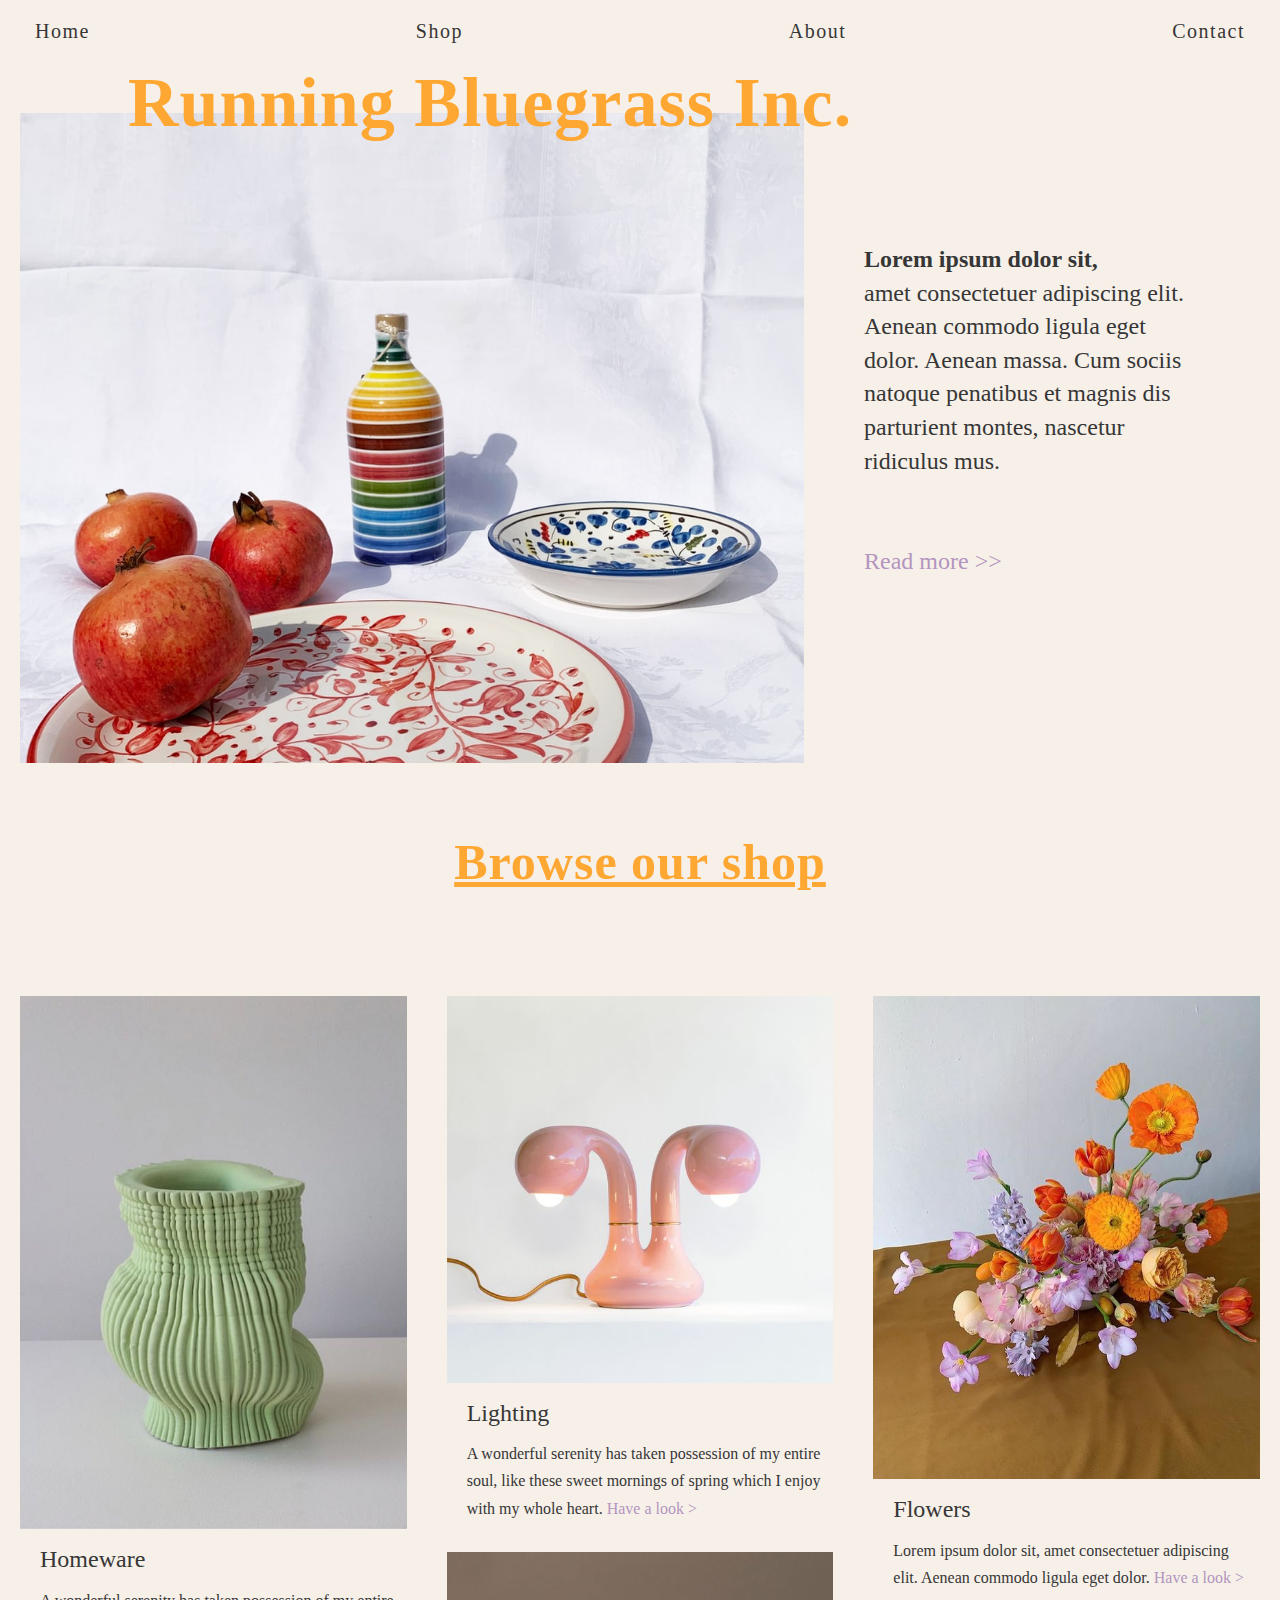
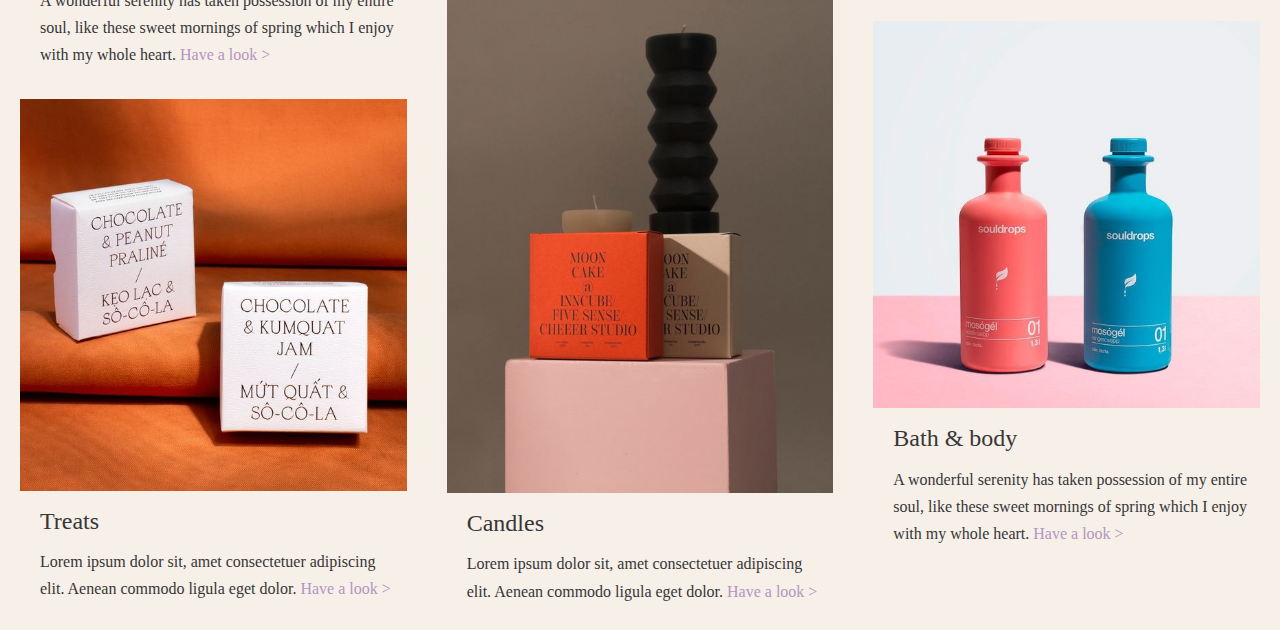
<file: index.html>
<!DOCTYPE html>
<html lang="en" dir="ltr">
  <head>
    <meta charset="utf-8">
    <title>Running Bluegrass Inc.</title>
    <link rel="stylesheet" href="resources/css/style.css">
  </head>
  <body>


    <nav>
      <a href="#" class="nav">Home</a>
      <a href="#" class="nav">Shop</a>
      <a href="about.html" class="nav">About</a>
      <a href="#" class="nav">Contact</a>
    </nav>


    <header>
      <h1 class="name">Running Bluegrass Inc.</h1>
      <div class="flex-header">
        <div class="media-container"">
          <img src="resources/images/colourful.jpeg" alt="">
        </div>
        <div class="text-container">
          <h3><b>Lorem ipsum dolor sit,</b><br>amet consectetuer adipiscing elit.
            Aenean commodo ligula eget dolor. Aenean massa. Cum sociis natoque
            penatibus et magnis dis parturient montes, nascetur ridiculus mus.
          <br><br><br><a href="about.html">Read more >> </a> </h3>
        </div>
      </div>
    </header>

    <h1 class="browse">Browse our shop</h1>

    <div class="work">
      <div class="flex-work">

        <div class="flexrow">

          <div class="infobox">
            <a href="#"><img src="resources/images/homeware.jpg" alt="" class="image"></a>
            <div class="infotext">
              <h3>Homeware</h3>
              <p>A wonderful serenity has taken possession of my entire soul, like these
                sweet mornings of spring which I enjoy with my whole heart.  <a href="#">Have a look > </a> </p>
            </div>
          </div>

          <div class="infobox">
            <a href="#"><img src="resources/images/treats.jpg" alt="" class="image"></a>
            <div class="infotext">
              <h3>Treats</h3>
              <p>Lorem ipsum dolor sit,
  amet consectetuer adipiscing elit. Aenean commodo ligula eget dolor. <a href="#">Have a look ></p>
            </div>
          </div>

        </div>

        <div class="flexrow">

          <div class="infobox">
            <a href="#"><img src="resources/images/lamp.jpg" alt="" class="image"></a>
            <div class="infotext">
              <h3>Lighting</h3>
              <p>A wonderful serenity has taken possession of my entire soul, like these
                sweet mornings of spring which I enjoy with my whole heart. <a href="#">Have a look ></p>
            </div>
          </div>

          <div class="infobox">
            <a href="#"><img src="resources/images/candles.jpg" alt="" class="image"></a>
            <div class="infotext">
              <h3>Candles</h3>
              <p>Lorem ipsum dolor sit,
  amet consectetuer adipiscing elit. Aenean commodo ligula eget dolor. <a href="#">Have a look ></p>
            </div>
          </div>

        </div>

        <div class="flexrow">

          <div class="infobox">
            <a href="#"><img src="resources/images/flowers.jpg" alt="" class="image"></a>
            <div class="infotext">
              <h3>Flowers</h3>
              <p>Lorem ipsum dolor sit,
  amet consectetuer adipiscing elit. Aenean commodo ligula eget dolor. <a href="#">Have a look ></p>
            </div>
          </div>

          <div class="infobox">
            <a href="#"><img src="resources/images/souldrops.jpg" alt="" class="image"></a>
            <div class="infotext">
              <h3>Bath & body</h3>
              <p>A wonderful serenity has taken possession of my entire soul, like these
                sweet mornings of spring which I enjoy with my whole heart. <a href="#">Have a look ></p>
            </div>
          </div>


        </div>

      </div>
    </div>


  </body>
</html>
</file>
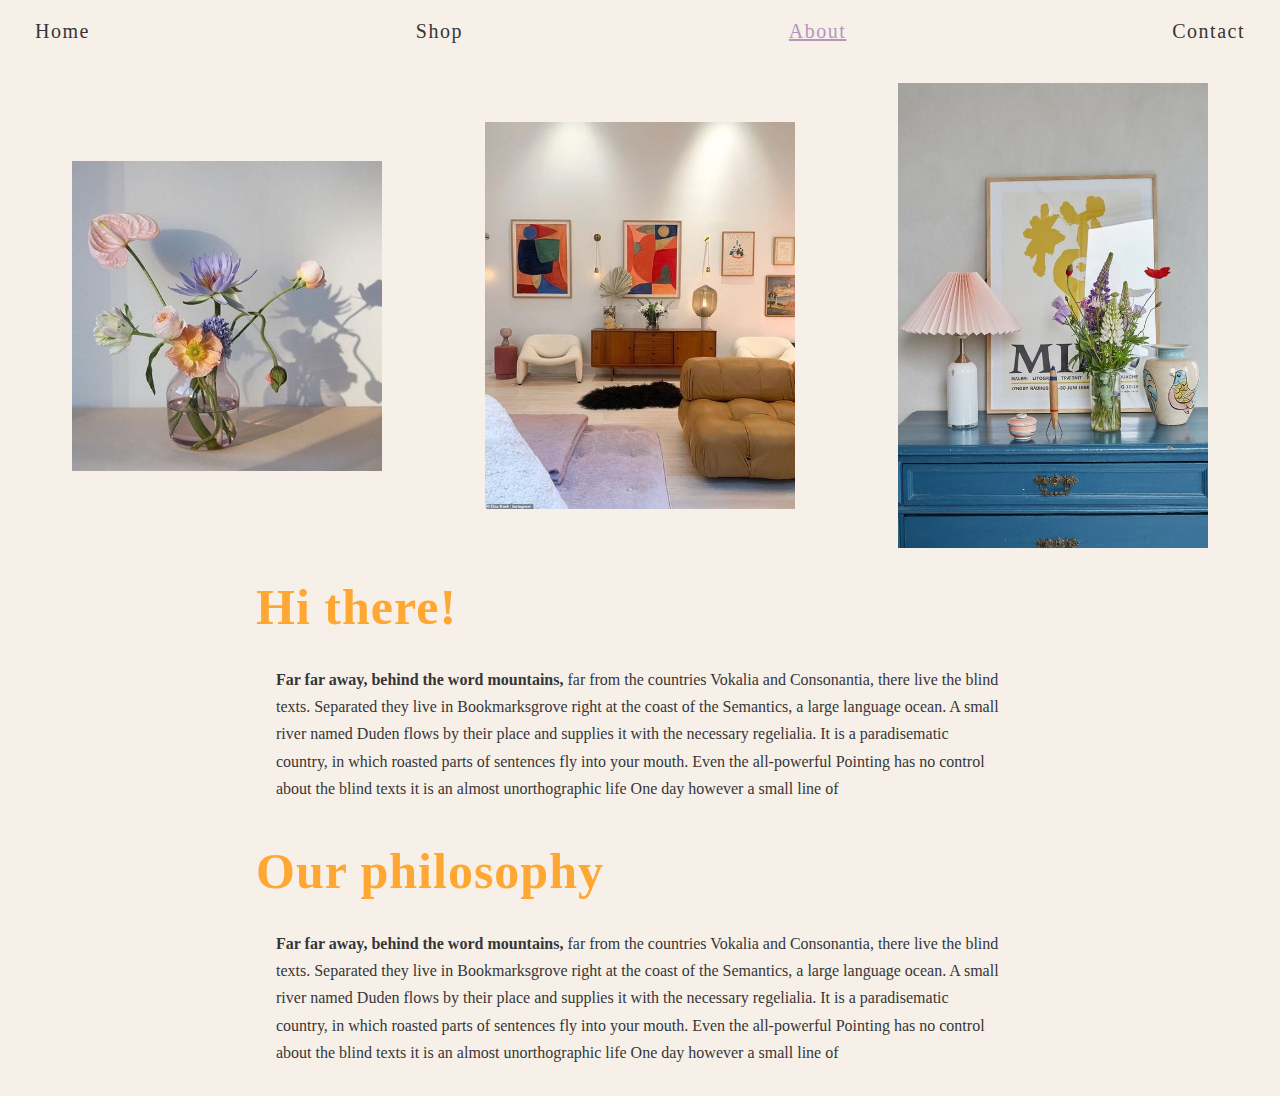
<file: about.html>
<!DOCTYPE html>
<html lang="en" dir="ltr">
  <head>
    <meta charset="utf-8">
    <title>About - Running Bluegrass Inc.</title>
    <link rel="stylesheet" href="resources/css/style.css">
    <link rel="icon" type="image/png" href="resources/images/favicon.png" />
  </head>
  <body>

    <nav>
      <a href="index.html" class="nav">Home</a>
      <a href="shop.html" class="nav">Shop</a>
      <a href="about.html" class="nav underline purple">About</a>
      <a href="contact.html" class="nav">Contact</a>
    </nav>

    <div class="about-header">
      <img src="resources/images/flowers2.jpg" alt="">
      <img src="resources/images/home3.jpg" alt="">
      <img src="resources/images/home2.jpg" alt="">
    </div>

    <div class="aboutus">
      <div class="abouttext">
        <h1>Hi there!</h1>
        <p><b>Far far away, behind the word mountains,</b> far from the countries Vokalia and Consonantia, there live the blind texts. Separated they live in Bookmarksgrove right at the coast of the Semantics, a large language ocean. A small river named Duden flows by their place and supplies it with the necessary regelialia. It is a paradisematic country, in which roasted parts of sentences fly into your mouth. Even the all-powerful Pointing has no control about the blind texts it is an almost unorthographic life One day however a small line of</p>
        <h1>Our philosophy</h1>
        <p><b>Far far away, behind the word mountains,</b> far from the countries Vokalia and Consonantia, there live the blind texts. Separated they live in Bookmarksgrove right at the coast of the Semantics, a large language ocean. A small river named Duden flows by their place and supplies it with the necessary regelialia. It is a paradisematic country, in which roasted parts of sentences fly into your mouth. Even the all-powerful Pointing has no control about the blind texts it is an almost unorthographic life One day however a small line of</p>
      </div>
    </div>

  </body>
  </html>
</file>
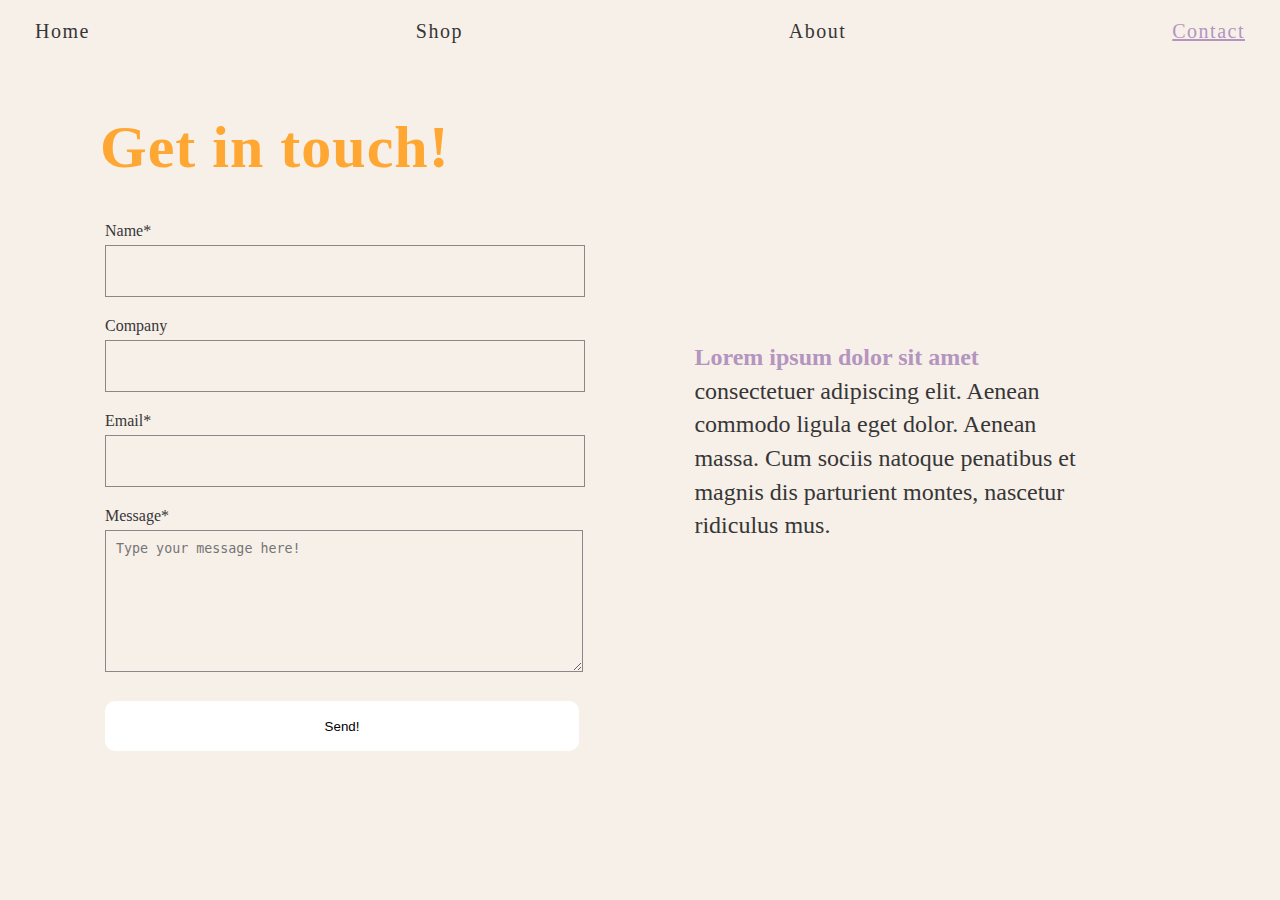
<file: contact.html>
<!DOCTYPE html>
<html lang="en" dir="ltr">
  <head>
    <meta charset="utf-8">
    <title>Contact - Running Bluegrass Inc.</title>
    <link rel="stylesheet" href="resources/css/style.css">
    <link rel="icon" type="image/png" href="resources/images/favicon.png" />
  </head>
  <body>

    <nav>
      <a href="index.html" class="nav">Home</a>
      <a href="shop.html" class="nav">Shop</a>
      <a href="about.html" class="nav">About</a>
      <a href="contact.html" class="nav underline purple">Contact</a>
    </nav>

    <div class="contactflex">
      <div class="contactform">
        <h1 class="contact">Get in touch!</h1>
        <form class="" action="index.html" method="post">
          <label for="name">Name*</label><br>
          <input type="text" id="name" name="name" value=""><br>
          <label for="company">Company</label><br>
          <input type="text" id="company" name="company" value=""><br>
          <label for="email">Email*</label><br>
          <input type="text" id="email" name="email" value=""><br>
          <label for="message">Message* </label><br>
          <textarea name="message" rows="8" placeholder="Type your message here!"></textarea><br>
          <input type="submit" name="submit" value="Send!">
        </form>

      </div>

      <div class="contactright">
        <h3><b class="purple">Lorem ipsum dolor sit amet</b> consectetuer adipiscing elit. Aenean commodo ligula eget dolor. Aenean massa. Cum sociis natoque penatibus et magnis dis parturient montes, nascetur ridiculus mus.</h3>
      </div>
    </div>

  </body>
</html>
</file>
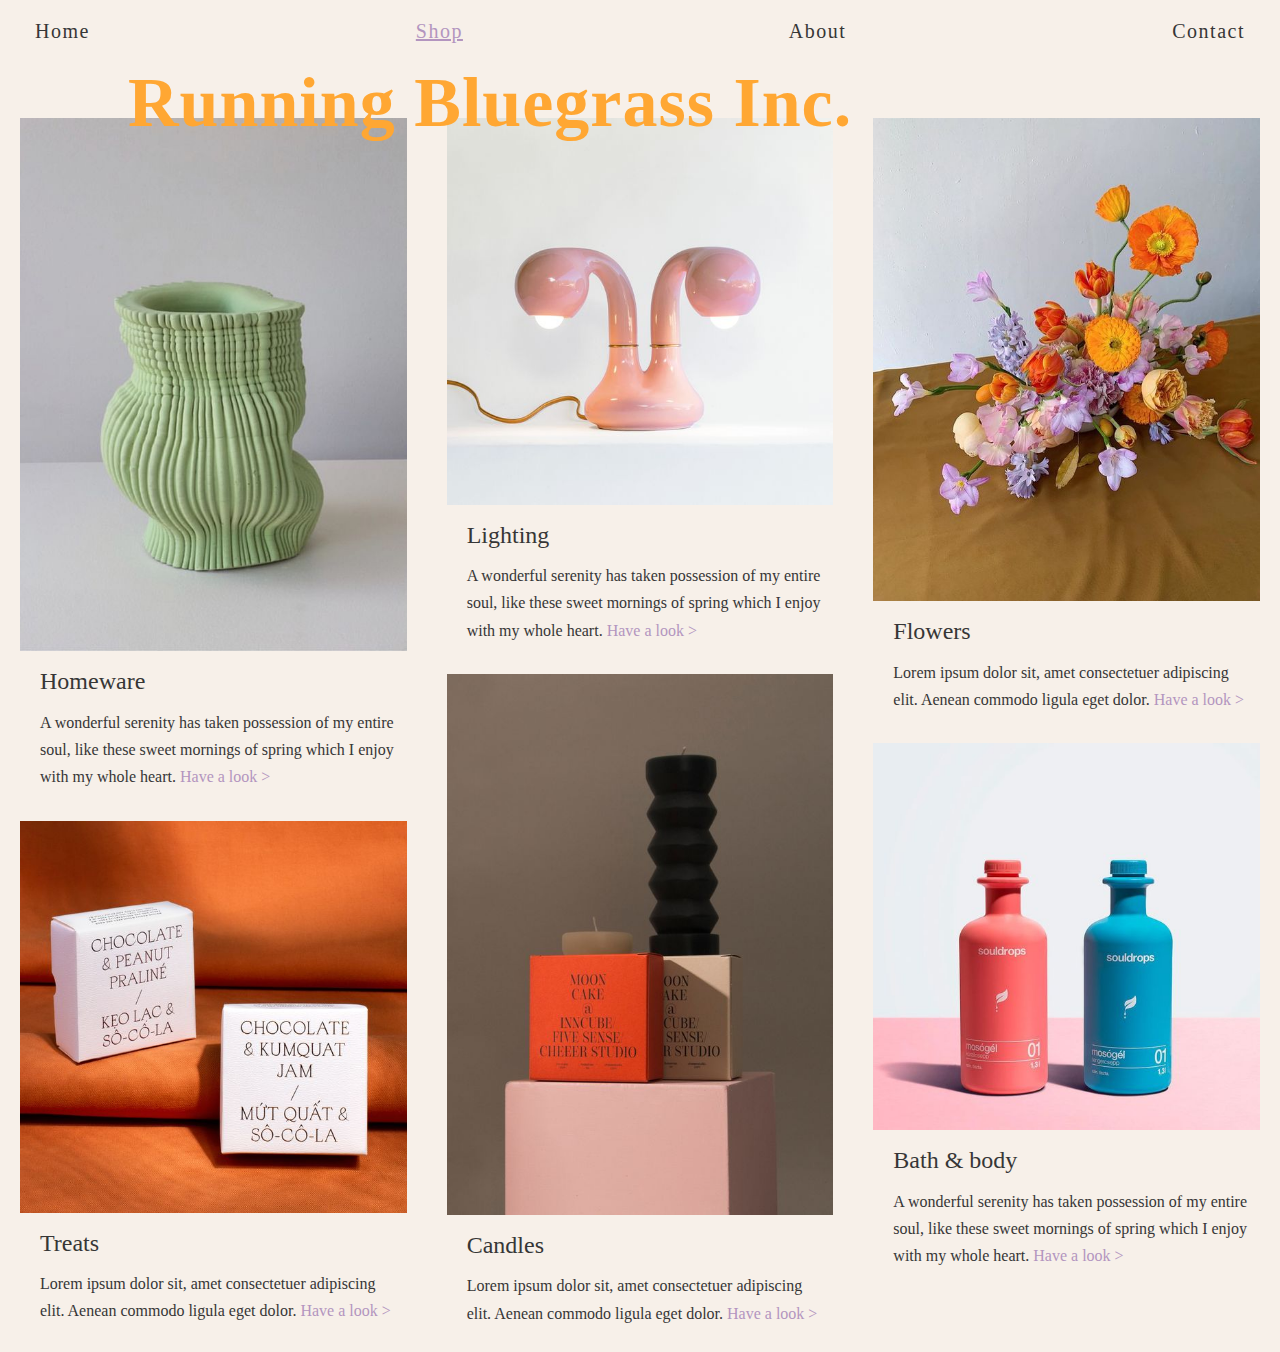
<file: shop.html>
<!DOCTYPE html>
<html lang="en" dir="ltr">
  <head>
    <meta charset="utf-8">
    <title>Shop - Running Bluegrass Inc.</title>
    <link rel="stylesheet" href="resources/css/style.css">
    <link rel="icon" type="image/png" href="resources/images/favicon.png" />
  </head>
  <body>

    <nav>
      <a href="index.html" class="nav">Home</a>
      <a href="shop.html" class="nav underline purple">Shop</a>
      <a href="about.html" class="nav">About</a>
      <a href="contact.html" class="nav">Contact</a>
    </nav>

      <h1 class="name">Running Bluegrass Inc.</h1>

    <div class="work">
      <div class="flex-work">

        <div class="flexrow">

          <div class="infobox">
            <a href="#"><img src="resources/images/homeware.jpg" alt="" class="image"></a>
            <div class="infotext">
              <h3>Homeware</h3>
              <p>A wonderful serenity has taken possession of my entire soul, like these
                sweet mornings of spring which I enjoy with my whole heart.  <a href="#">Have a look > </a> </p>
            </div>
          </div>

          <div class="infobox">
            <a href="#"><img src="resources/images/treats.jpg" alt="" class="image"></a>
            <div class="infotext">
              <h3>Treats</h3>
              <p>Lorem ipsum dolor sit,
  amet consectetuer adipiscing elit. Aenean commodo ligula eget dolor. <a href="#">Have a look ></p>
            </div>
          </div>

        </div>

        <div class="flexrow">

          <div class="infobox">
            <a href="#"><img src="resources/images/lamp.jpg" alt="" class="image"></a>
            <div class="infotext">
              <h3>Lighting</h3>
              <p>A wonderful serenity has taken possession of my entire soul, like these
                sweet mornings of spring which I enjoy with my whole heart. <a href="#">Have a look ></p>
            </div>
          </div>

          <div class="infobox">
            <a href="#"><img src="resources/images/candles.jpg" alt="" class="image"></a>
            <div class="infotext">
              <h3>Candles</h3>
              <p>Lorem ipsum dolor sit,
  amet consectetuer adipiscing elit. Aenean commodo ligula eget dolor. <a href="#">Have a look ></p>
            </div>
          </div>

        </div>

        <div class="flexrow">

          <div class="infobox">
            <a href="#"><img src="resources/images/flowers.jpg" alt="" class="image"></a>
            <div class="infotext">
              <h3>Flowers</h3>
              <p>Lorem ipsum dolor sit,
  amet consectetuer adipiscing elit. Aenean commodo ligula eget dolor. <a href="#">Have a look ></p>
            </div>
          </div>

          <div class="infobox">
            <a href="#"><img src="resources/images/souldrops.jpg" alt="" class="image"></a>
            <div class="infotext">
              <h3>Bath & body</h3>
              <p>A wonderful serenity has taken possession of my entire soul, like these
                sweet mornings of spring which I enjoy with my whole heart. <a href="#">Have a look ></p>
            </div>
          </div>


        </div>

      </div>
    </div>



  </body>
</html>
</file>
<file: resources/css/style.css>
body {
  margin: 0;
  font-family: 'Public Sans';
  background-color: #f7f0e9;
  color: #363636;
}

nav {
  padding: 20px 35px;
  display: flex;
  align-items: center;
  justify-content: space-between;
}

h1 {
  font-family: 'Nova Cut';
  letter-spacing: 1px;
  font-size: 60px;
  padding: 0;
  margin: 0;
  color: #ffa733;
}

h3 {
  line-height: 1.4;
  font-family: 'Public Sans';
  font-weight: normal;
  font-size: 24px;
  padding: 0;
  margin: 0;
}

.underline {
  text-decoration: underline;
}

.purple {
  color: #b395bf;
}

a {
  color: #b395bf;
  text-decoration: none;
}

a:hover {
  text-decoration: underline;
}

p {
  margin: 0;
  line-height: 1.7;
}

h1.name {
  margin: 0;
  padding-left: 10%;
  position: absolute;
  text-align: center;
  font-size: 70px;
  z-index: 10;
}

nav a {
  font-family: 'Public Sans';
  font-size: 20px;
  color: #363636;
  text-decoration: none;
  transition: 0.3s;
  transition-timing-function: ease;
  letter-spacing: 1.5px;
}

nav a:hover {
  color: #b395bf;
}

header {
  height: 700px;
  overflow: hidden;
  margin-bottom: 20px;
}

h1.browse {
  font-size: 50px;
  text-align: center;
  padding: 50px;
  text-decoration: underline;
}

.flex-header {
  display: flex;
  padding: 50px 20px;
}

.media-container {
  width: 70%;
}

.media-container img {
  width: 100%;
}

.text-container {
  width: 30%;
  padding: 130px 60px;
}

.flex-work {
  display: inline-flex;
}

.flexrow {
  display: inline-flex;
  flex-direction: column;
  padding: 0 20px;
  width: 33%;
}

.infobox {
  flex-basis: 300px;
  margin: 5px 0;
}

.infobox img {
  width: 100%;
}

.infobox .image {
  transition: 0.5s;
  transition-timing-function: ease;
}

.infobox:hover .image{
  opacity: 0.7;
}

.infotext {
  padding: 10px 10px 10px 20px;
}

.infotext p {
  padding: 10px 0;
}

/* About Page */

.about-header {
  display: flex;
  padding: 20px 20px;
  justify-content: space-around;
  align-items: center;
}

.about-header img {
  width: 25%;
}

.aboutus {
  width: 100%;
  display: flex;
  justify-content: center;
}

.abouttext {
  width: 60%;
}

.aboutus p {
  padding: 30px 20px;
}

.aboutus h1 {
  padding-top: 10px;
  font-size: 50px;
}

h1.about {
  margin: 0;
  padding-left: 70px;
  padding-top: 30px;
  position: absolute;
  text-align: center;
  font-size: 45px;
}

.contactflex {
  display: inline-flex;
  width: 80%;
  padding: 50px 100px;
  justify-content: space-between;
}

.contactform {
  width: 45%;
}

.contactright {
  width: 40%;
  display: flex;
  align-items: center;
  margin: 20px;
}

form  {
  margin-left: 5px;
}

input {
  width: 96%;
  height: 50px;
  margin: 5px 0 20px 0;
  padding: 0 20px;
  background-color: transparent;
  border: 1px solid #888;
}

input#message {
  height: 100px;
}

textarea {
  width: 100%;
  margin: 5px 0 20px 0;
  padding: 10px 10px;
  background-color: transparent;
  border: 1px solid #888;
}

h1.contact {
  margin-bottom: 40px;
}

input[type=submit] {
  width: 104%;
  cursor: pointer;
  border: none;
  background-color: #FFF;
  border-radius: 10px;
}

.work {
  margin-top: 50px;
}
</file>
